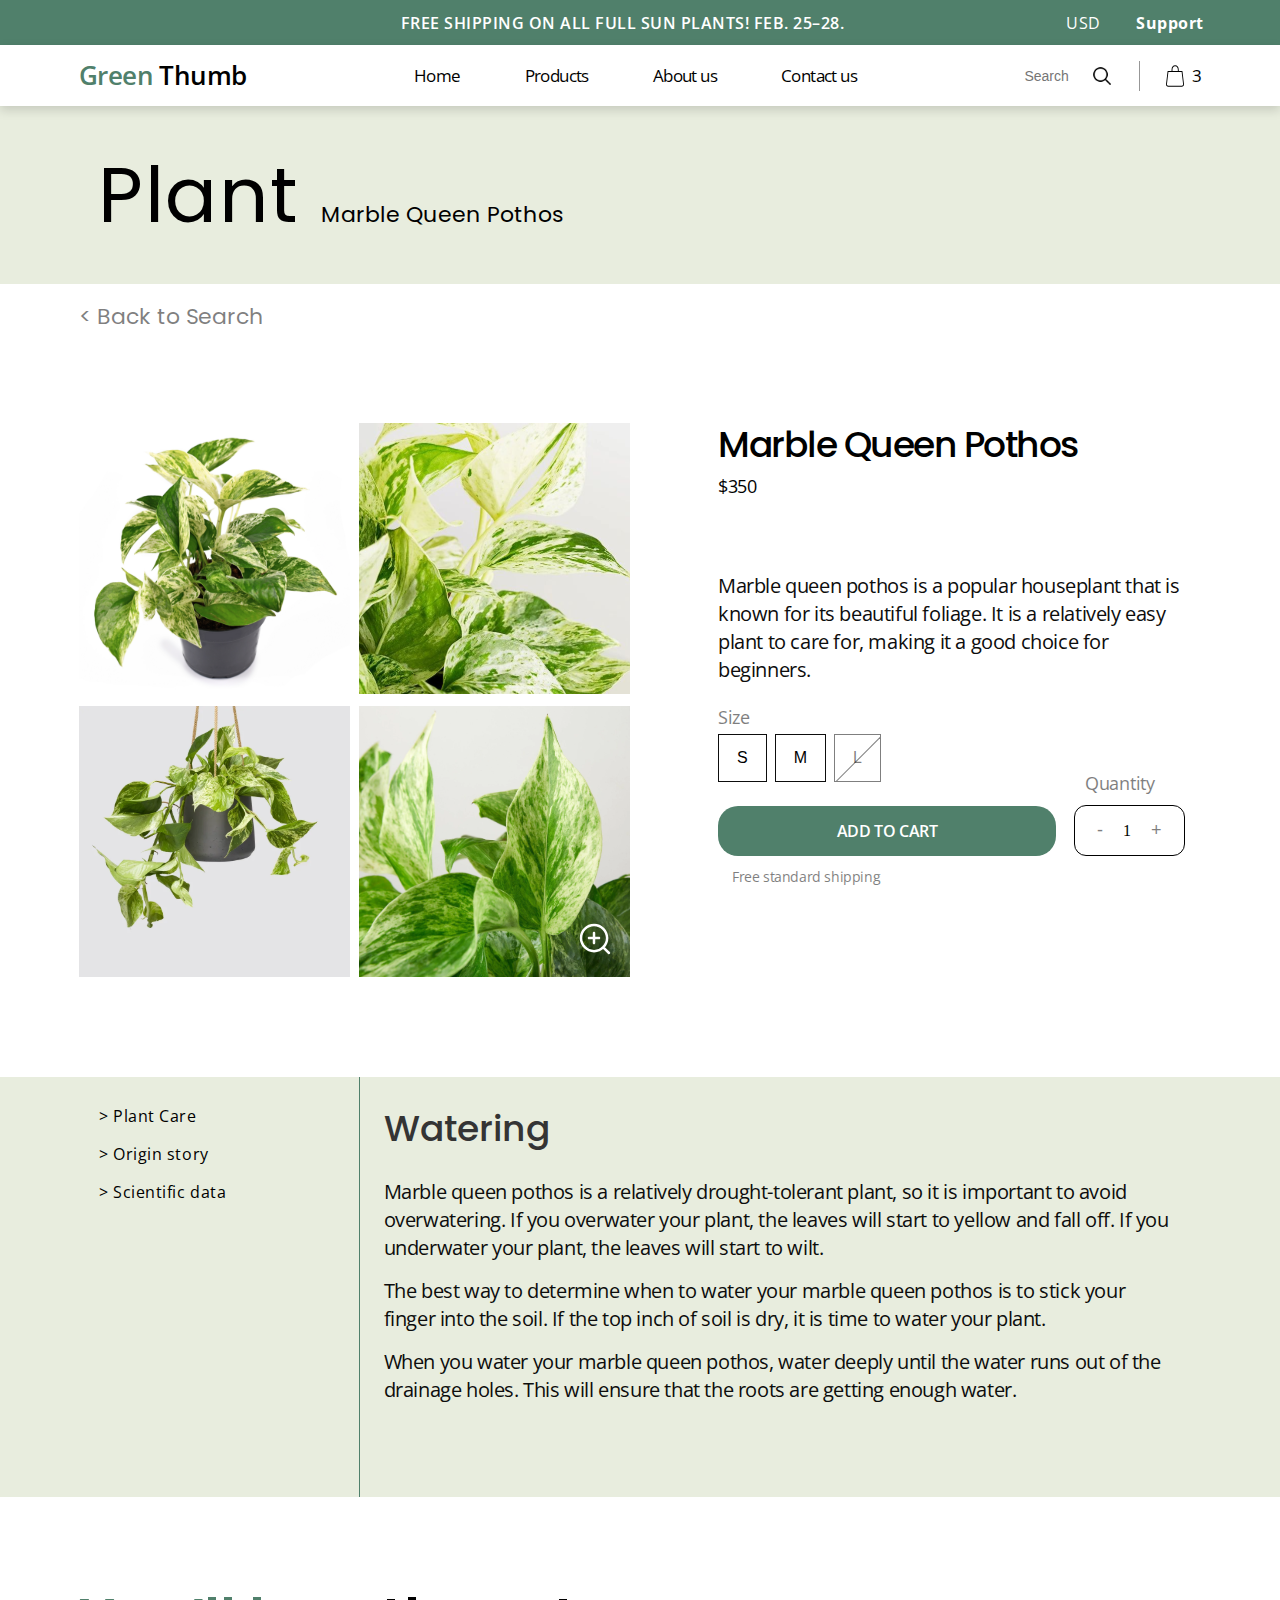
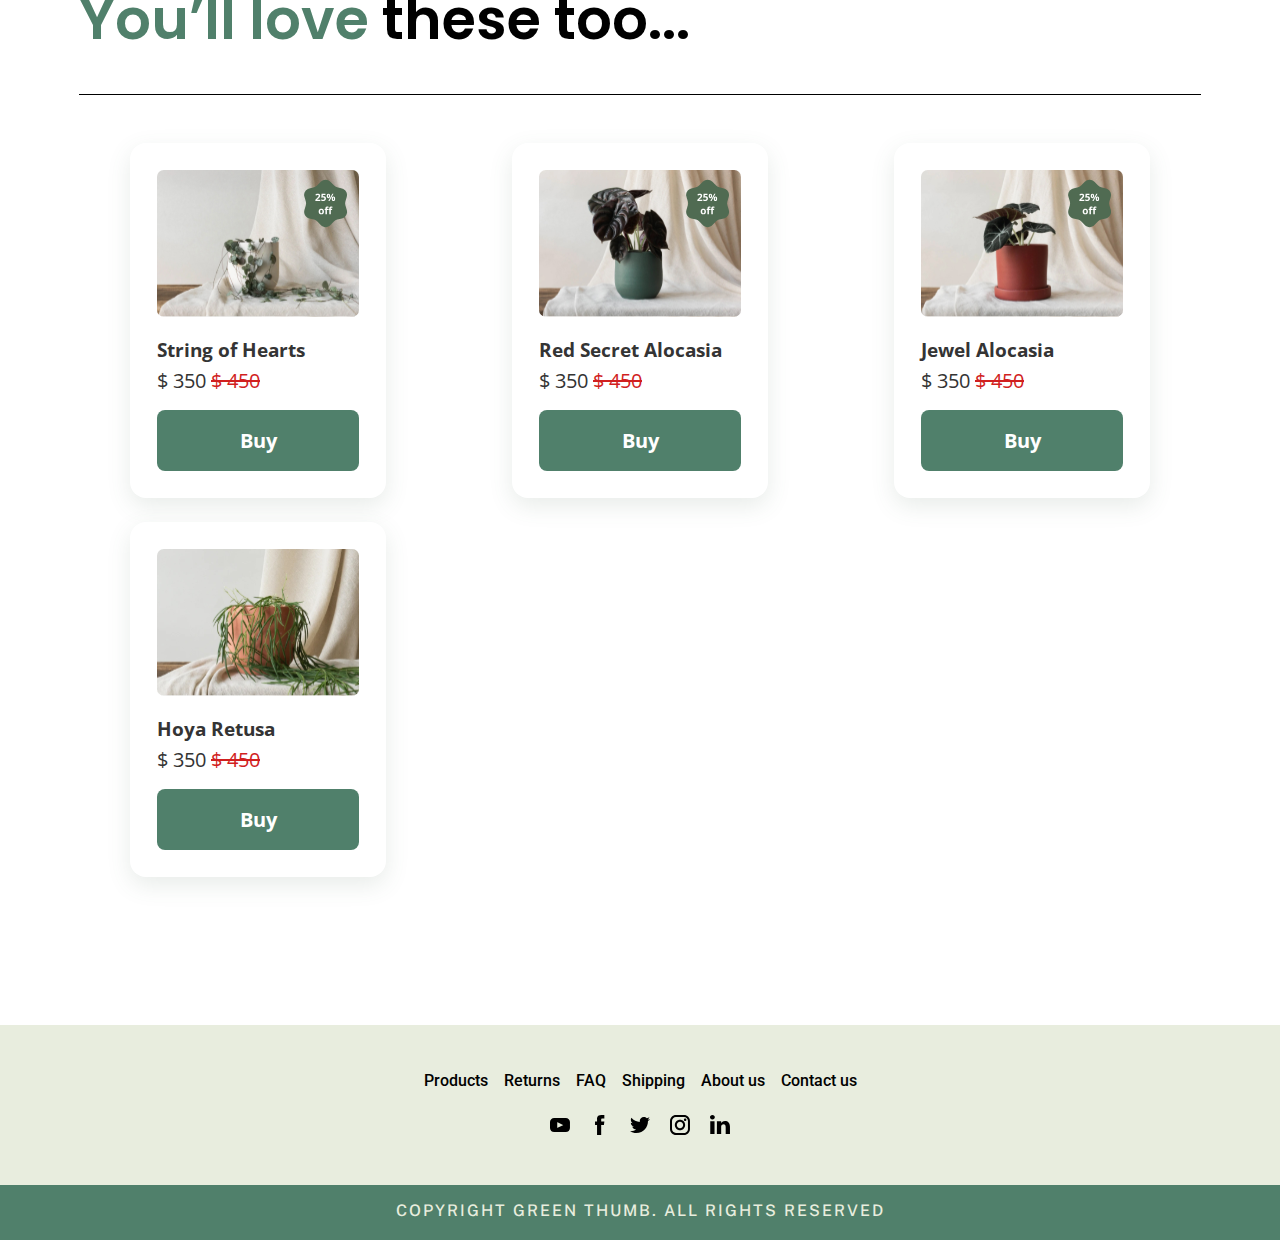
<file: plant.html>
<!DOCTYPE html>
<html lang="en">

<head>
    <meta charset="UTF-8">
    <meta name="viewport" content="width=device-width, initial-scale=1.0">
    <title>Document</title>
    <link rel="preconnect" href="https://fonts.googleapis.com">
    <link rel="preconnect" href="https://fonts.gstatic.com" crossorigin>
    <link
        href="https://fonts.googleapis.com/css2?family=Open+Sans:wght@400;600;700&family=Poppins:wght@400;600&family=Public+Sans:wght@500&family=Roboto:wght@500&display=swap"
        rel="stylesheet">
    <link rel="stylesheet" href="./styles/style.css">

</head>

<body>

    <header>
        <section class="top-block">
            <div class="content-container">
                <div class="top-box">
                    <p>FREE SHIPPING ON ALL FULL SUN PLANTS! FEB. 25–28. </p>
                    <div class="paragraph-block">
                        <p>USD</p>
                        <p>Support</p>
                    </div>
                </div>
            </div>
        </section>
        <section class="bottom-block">
            <div class="content-container">
                <div class="bottom-box">
                    <div class="logo-block">
                        <p><span>Green</span> Thumb</p>
                    </div>
                    <nav>
                        <ul>
                            <li><a href="index.html">Home</a></li>
                            <li><a href="shop.html">Products</a></li>
                            <li><a href="#">About us</a></li>
                            <li><a href="#">Contact us</a></li>
                        </ul>
                    </nav>
                    <div class="right-block">
                        <div class="search-block">
                            <input type="text" placeholder="Search">
                            <button class="search-button">
                                <img src="./media/header/Search.svg" alt="Search Icon">
                            </button>
                        </div>
                        <div class="basket-block">
                            <img src="./media/header/basket.svg" alt="basket">
                            <p>3</p>
                        </div>
                    </div>
                </div>
            </div>
        </section>
    </header>

    <section class="plantKaufen">
        <div class="plant-box">
            <div class="content-container">
                <div class="newPlant">
                    <div>
                        <h1>Plant</h1>
                    </div>
                    <h5>Marble Queen Pothos</h5>
                </div>
            </div>
        </div>
    </section>

    <section class="aboutPlant">
        <div class="plant-box">
            <div class="content-container">
                <div class="back">
                    <a href="javascript:history.back()"> &lt; Back to Search</a>
                </div>
                <div class="plantList">
                    <div class="fotoPlants">
                        <img src="./media/about/22.svg" alt="foto1">
                        <img src="./media/about/23.svg" alt="foto2">
                        <img src="./media/about/24.svg" alt="foto3">
                        <img src="./media/about/25.svg" alt="foto4">
                        <div class="zoom-icon"></div>
                    </div>
                    <div class="basketPlant">
                        <h2>Marble Queen Pothos</h2>
                        <p class="price">$350</p>
                        <p>Marble queen pothos is a popular houseplant that is known for its beautiful foliage. It is a
                            relatively easy plant to care for, making it a good choice for beginners.</p>


                        <div class="choice">
                            <button class="non-crossed-out-btn">S</button>
                            <button class="non-crossed-out-btn">M</button>
                            <button class="diagonal-cross-btn">L</button>
                        </div>

                        <div class="product">
                            <button class="add-to-cart-btn">ADD TO CART</button>
                            <div class="quantity">
                                <button class="quantity-btn minus">-</button>
                                <span class="quantity-value">1</span>
                                <button class="quantity-btn plus">+</button>
                            </div>
                        </div>
                    </div>

                </div>

            </div>
        </div>

    </section>

    <section class="care">
        <div class="plant-box">
            <div class="content-container">
                <div class="boxSidebar">
                    <aside class="sidebar">
                        <ul class="menu">
                            <li class="has-submenu">
                                <a href="#"> > Plant Care</a>
                                <ul class="submenu">
                                    <li><a href="#">Watering</a></li>
                                    <li><a href="#">Sunlight</a></li>
                                    <li><a href="#">Soil & Fertilizing</a></li>
                                    <li><a href="#">Humidity</a></li>
                                    <li><a href="#">Toxicity</a></li>
                                    <li><a href="#">Benefits</a></li>
                                </ul>
                            <li><a href="#"> > Origin story</a></li>
                            <li><a href="#"> > Scientific data</a></li>
                        </ul>
                    </aside>
                    <div class="content">
                        <div class="content-box">
                            <h2>Watering</h2>
                            <p>Marble queen pothos is a relatively drought-tolerant plant, so it is important to avoid
                                overwatering. If you overwater your plant, the leaves will start to yellow and fall off.
                                If you underwater your plant, the leaves will start to wilt.</p>

                            <p>The best way to determine when to water your marble queen pothos is to stick your finger
                                into the soil. If the top inch of soil is dry, it is time to water your plant.</p>

                            <p>When you water your marble queen pothos, water deeply until the water runs out of the
                                drainage holes. This will ensure that the roots are getting enough water.</p>

                        </div>

                    </div>

                </div>

            </div>
        </div>
    </section>

    <section class="Ferntastic_Deals">
        <div class="content-container">
            <div class="dealsName">
                <h2>You’ll love <span>these too...</span></h2>
            </div>

            <div class="aktion_plants">
                <div class="inner_card">
                    <div class="aktion">
                        <img src="./media/ferntastic_deals/aktion1.svg" alt="aktion1">
                        <p class="name_plants">String of Hearts</p>
                        <p class="price">$ 350 <span><s>$ 450</s></span></p>
                        <button type="submit">Buy</button>
                    </div>
                </div>

                <div class="inner_card">
                    <div class="aktion">
                        <img src="./media/ferntastic_deals/aktion2.svg" alt="aktion2">
                        <p class="name_plants">Red Secret Alocasia</p>
                        <p class="price">$ 350 <span><s>$ 450</s></span></p>
                        <button type="submit">Buy</button>
                    </div>
                </div>

                <div class="inner_card">
                    <div class="aktion">
                        <img src="./media/ferntastic_deals/aktion3.svg" alt="aktion3">
                        <p class="name_plants">Jewel Alocasia</p>
                        <p class="price">$ 350 <span><s>$ 450</s></span></p>
                        <button type="submit">Buy</button>
                    </div>
                </div>

                <div class="inner_card">
                    <div class="aktion">
                        <img src="./media/ferntastic_deals/aktion4.svg" alt="aktion4">
                        <p class="name_plants">Hoya Retusa</p>
                        <p class="price">$ 350 <span><s>$ 450</s></span></p>
                        <button type="submit">Buy</button>
                    </div>
                </div>
            </div>
    </section>

    <footer class="footer-top" id="grey-background">
        <div class="footer-top-box"></div>
        <div class="footer_menu">
            <div class="content-container">
                <ul>
                    <li>Products</li>
                    <li>Returns</li>
                    <li>FAQ</li>
                    <li>Shipping</li>
                    <li>About us</li>
                    <li>Contact us</li>
                </ul>

                <div class="social_media">
                    <img src="./media/footer/youtube.svg" alt="youTube">
                    <img src="./media/footer/facebook.svg" alt="facebook">
                    <img src="./media/footer/twitter.svg" alt="twitter">
                    <img src="./media/footer/instagram.svg" alt="instagram">
                    <img src="./media/footer/linkedin.svg" alt="in">
                </div>
            </div>
        </div>
        </div>
    </footer>

    <footer class="footer-bottom">
        <div class="footer-bottom-box">
            <div class="last_container">
                <p>Copyright Green thumb. All Rights Reserved</p>
            </div>
        </div>
    </footer>
    <script src="./script.js"></script>
</body>

</html>
</file>
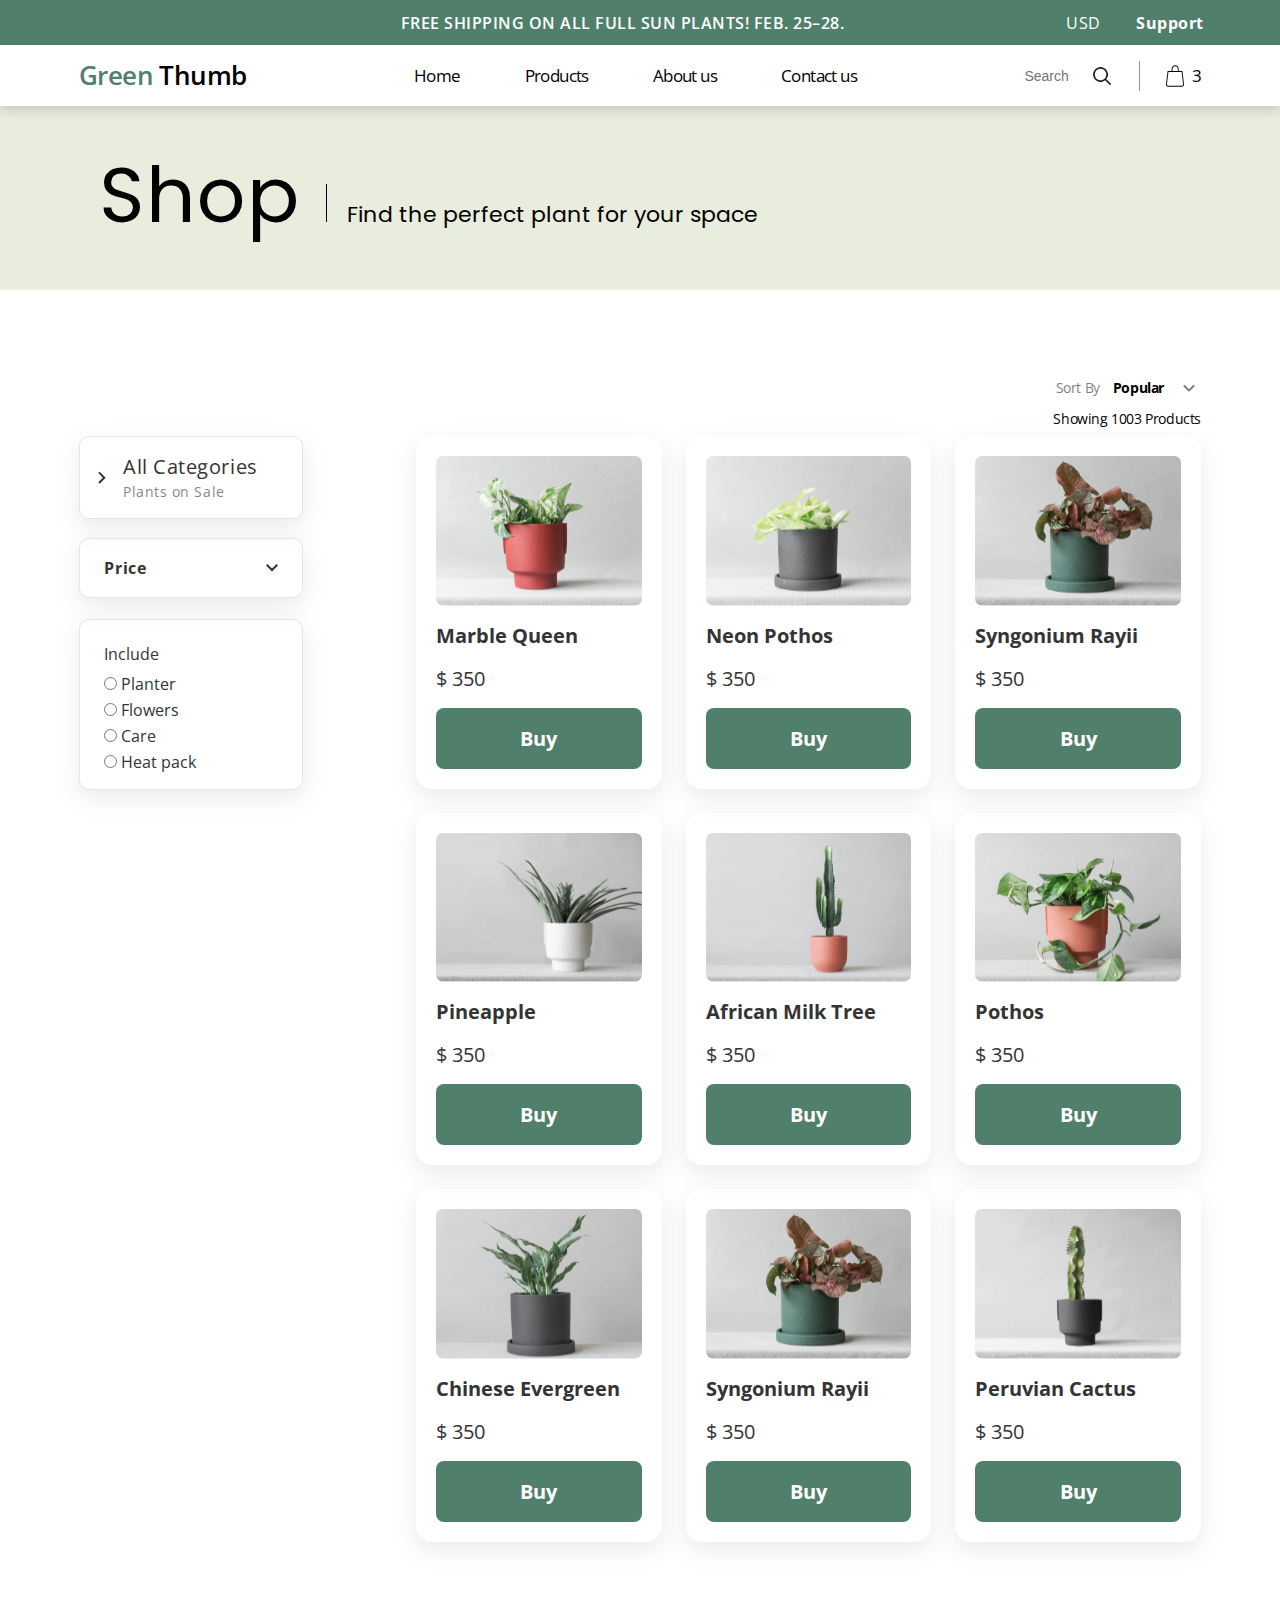
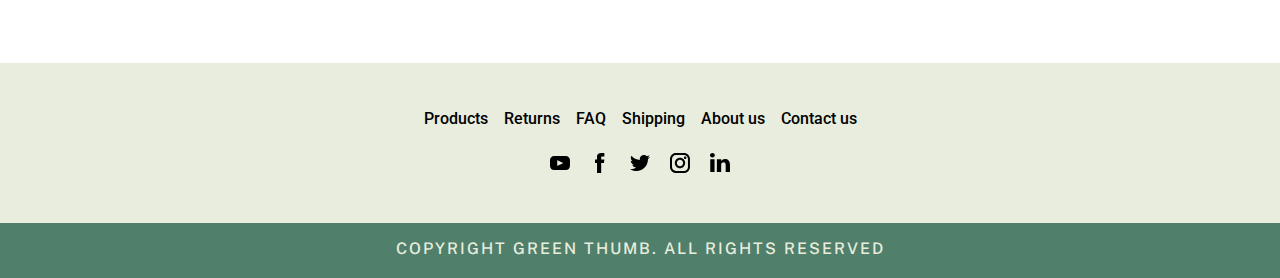
<file: shop.html>
<!DOCTYPE html>
<html lang="en">

<head>
    <meta charset="UTF-8">
    <meta name="viewport" content="width=device-width, initial-scale=1.0">
    <title>Document</title>
    <link rel="stylesheet" href="./styles/style.css">
    <link rel="preconnect" href="https://fonts.googleapis.com">
    <link rel="preconnect" href="https://fonts.gstatic.com" crossorigin>
    <link
        href="https://fonts.googleapis.com/css2?family=Open+Sans:wght@400;600;700&family=Poppins:wght@400;600&family=Public+Sans:wght@500&family=Roboto:wght@500&display=swap"
        rel="stylesheet">
</head>

<body>
    <header>
        <section class="top-block">
            <div class="content-container">
                <div class="top-box">
                    <p>FREE SHIPPING ON ALL FULL SUN PLANTS! FEB. 25–28. </p>
                    <div class="paragraph-block">
                        <p>USD</p>
                        <p>Support</p>
                    </div>
                </div>
            </div>
        </section>
        <section class="bottom-block">
            <div class="content-container">
                <div class="bottom-box">
                    <div class="logo-block">
                        <p><span>Green</span> Thumb</p>
                    </div>
                    <nav>
                        <ul>
                            <li><a href="index.html">Home</a></li>
                            <li><a href="shop.html">Products</a></li>
                            <li><a href="#">About us</a></li>
                            <li><a href="#">Contact us</a></li>
                        </ul>
                    </nav>
                    <div class="right-block">
                        <div class="search-block">
                            <input type="text" placeholder="Search">
                            <button class="search-button">
                                <img src="./media/header/Search.svg" alt="Search Icon">
                            </button>
                        </div>
                        <div class="basket-block">
                            <img src="./media/header/basket.svg" alt="basket">
                            <p>3</p>
                        </div>
                    </div>
                </div>
            </div>
        </section>
    </header>
    <section class="upper-section">
        <div class="upper-block">
            <div class="content-container">
                <div class="upper-box">
                    <h1>Shop</h1>
                    <p>Find the perfect plant for your space</p>
                </div>
            </div>
        </div>
    </section>
    <section class="main-content">
        <div class="content-container">
            <div class="popular-product">
                <div>
                    <p>Sort By</p>
                    <p>Popular</p>
                    <img src="./media/main_shop/Chevron_Down.svg" alt="Chevron_Down">
                </div>
                <p>Showing 1003 Products</p>
            </div>
            <div class="main-block">
                <div class="sidebar">
                    <div class="all-categories">
                        <div class="menu-categories" id="allCategories"
                            onclick="toggleMenu('blockMenu', this.querySelector('img'))">
                            <img src="./media/main_shop/right.svg" alt="right" id="img-categories">
                            <div>
                                <p>All Categories</p>
                                <p>Plants on Sale</p>
                            </div>
                        </div>
                        <div class="block-menu" id="blockMenu">
                            <div class="menu-indoor" id="indoorPlants">
                                <div class="indoor-box"
                                    onclick="toggleMenu('indoorPlantsSubMenu', this.querySelector('img'))">
                                    <img src="./media/main_shop/right.svg" alt="right" id="img-indoor">
                                    <p>Indoor Plants</p>
                                </div>
                                <ul id="indoorPlantsSubMenu">
                                    <li>Alocasia</li>
                                    <li>Hoya</li>
                                    <li>Sansevieria</li>
                                    <li>Syngonium</li>
                                    <li>
                                        <div>
                                            <p>Show more</p>
                                            <img src="./media/main_shop/down.svg" alt="down">
                                        </div>
                                    </li>
                                </ul>
                            </div>
                            <div class="menu-outdoor" id="outdoorPlants">
                                <img src="./media/main_shop/right.svg" alt="right">
                                <p>Outdoor plants</p>
                            </div>

                            <div class="menu-sun" id="sunPlants">
                                <img src="./media/main_shop/right.svg" alt="right">
                                <p>Sun requirements</p>
                            </div>
                        </div>
                    </div>
                    <div class="price">
                        <p>Price</p>
                        <img src="./media/main_shop/down.svg" alt="down">
                    </div>
                    <div class="include">
                        <p>Include</p>
                        <div class="radio-container">
                            <input type="radio" id="planter" name="category" class="green-radio">
                            <label for="planter">Planter</label>
                        </div>

                        <div class="radio-container">
                            <input type="radio" id="flowers" name="category">
                            <label for="flowers">Flowers</label>
                        </div>

                        <div class="radio-container">
                            <input type="radio" id="care" name="category">
                            <label for="care">Care</label>
                        </div>

                        <div class="radio-container">
                            <input type="radio" id="heat-pack" name="category">
                            <label for="heat-pack">Heat pack</label>
                        </div>
                    </div>
                </div>
                <div class="products-card">
                    <div>
                        <img src="./media/main_shop/marble.svg" alt="marble">
                        <p>Marble Queen</p>
                        <p>$ 350</p>
                        <button type="button" onclick="window.location.href='plant.html'">Buy</button>
                    </div>
                    <div>
                        <img src="./media/main_shop/neon.svg" alt="neon">
                        <p>Neon Pothos</p>
                        <p>$ 350</p>
                        <button type="submit">Buy</button>
                    </div>
                    <div>
                        <img src="./media/main_shop/rayii.svg" alt="rayii">
                        <p>Syngonium Rayii</p>
                        <p>$ 350</p>
                        <button type="submit">Buy</button>
                    </div>
                    <div>
                        <img src="./media/main_shop/pineapple.svg" alt="pineapple">
                        <p>Pineapple</p>
                        <p>$ 350</p>
                        <button type="submit">Buy</button>
                    </div>
                    <div>
                        <img src="./media/main_shop/african_tree.svg" alt="african_tree">
                        <p>African Milk Tree</p>
                        <p>$ 350</p>
                        <button type="submit">Buy</button>
                    </div>
                    <div>
                        <img src="./media/main_shop/pothos.svg" alt="pothos">
                        <p>Pothos</p>
                        <p>$ 350</p>
                        <button type="submit">Buy</button>
                    </div>
                    <div>
                        <img src="./media/main_shop/chinese.svg" alt="chinese">
                        <p>Chinese Evergreen</p>
                        <p>$ 350</p>
                        <button type="submit">Buy</button>
                    </div>
                    <div>
                        <img src="./media/main_shop/rayii2.svg" alt="rayii2">
                        <p>Syngonium Rayii</p>
                        <p>$ 350</p>
                        <button type="submit">Buy</button>
                    </div>
                    <div>
                        <img src="./media/main_shop/cactus.svg" alt="card6">
                        <p>Peruvian Cactus</p>
                        <p>$ 350</p>
                        <button type="submit">Buy</button>
                    </div>
                </div>
            </div>
        </div>
    </section>
    <footer class="footer-top" id="grey-background">
        <div class="footer-top-box">
            <div class="content-container">
                <div class="footer_menu">
                    <ul>
                        <li>Products</li>
                        <li>Returns</li>
                        <li>FAQ</li>
                        <li>Shipping</li>
                        <li>About us</li>
                        <li>Contact us</li>
                    </ul>

                    <div class="social_media">
                        <img src="./media/footer/youtube.svg" alt="youTube">
                        <img src="./media/footer/facebook.svg" alt="facebook">
                        <img src="./media/footer/twitter.svg" alt="twitter">
                        <img src="./media/footer/instagram.svg" alt="instagram">
                        <img src="./media/footer/linkedin.svg" alt="in">
                    </div>
                </div>
            </div>
        </div>
    </footer>

    <footer class="footer-bottom">
        <div class="footer-bottom-box">
            <div class="last_container">
                <p>Copyright Green thumb. All Rights Reserved</p>
            </div>
        </div>
    </footer>
    <script src="./shop.js"></script>
</body>

</html>
</file>
<file: styles/style.css>
* {
  margin: 0;
  padding: 0;
  box-sizing: border-box;
  font-style: normal;
  line-height: normal;
}

header .top-block {
  background-color: #50806b;
}

header .top-block .top-box {
  max-width: min(90%, 1260px);
  padding: 0 15px;
  margin: 0 auto;
  height: 45px;
  display: flex;
  justify-content: end;
  align-items: center;
}

@media screen and (max-width: 480px) {
  header .top-block .top-box {
    max-width: min(99%, 480px);
    padding: 0 10px;
  }
}

header .top-block .top-box p,
header .top-block .top-box .paragraph-block {
  color: #ffffff;
  font-family: "Open Sans";
  font-size: clamp(11px, 2vw, 16px);
  letter-spacing: 0.5px;
  cursor: pointer;
  gap: 23px;
}

header .top-block .top-box p {
  font-weight: 600;
  flex: 1 content;
  text-align: center;
  padding-left: 10%;
}

@media screen and (max-width: 480px) {
  header .top-block .top-box p {
    padding-left: 0;
    padding-right: 2%;
  }
}

header .top-block .top-box .paragraph-block {
  display: flex;
  padding-right: 2%;
}

header .top-block .top-box .paragraph-block p:first-child {
  font-weight: 400;
}

header .top-block .top-box .paragraph-block p:last-child {
  font-weight: 700;
}

.bottom-block {
  box-shadow: 0px 4px 10px 0px rgba(0, 0, 0, 0.15);
  position: relative;
}

.bottom-block .bottom-box {
  max-width: min(90%, 1260px);
  padding: 0 15px;
  margin: 0 auto;
  height: 61px;
  display: flex;
  justify-content: space-between;
  align-items: center;
  letter-spacing: -0.6px;
  font-family: "Open Sans";
}

@media screen and (max-width: 480px) {
  .bottom-block .bottom-box {
    max-width: min(99%, 480px);
    padding: 0 10px;
  }
}

.bottom-block .bottom-box .logo-block {
  font-size: clamp(18px, 2vw, 26px);
  font-weight: 600;
  color: #000000;
}

.bottom-block .bottom-box .logo-block span {
  color: #50806b;
}

.bottom-block .bottom-box nav {
  color: #000000;
  font-size: clamp(14px, 2vw, 17px);
  font-weight: 400;
}

.bottom-block .bottom-box nav ul {
  display: flex;
  justify-content: space-between;
  gap: clamp(1rem, 5vw, 6rem);
  list-style: none;
  white-space: nowrap;
}

.bottom-block .bottom-box nav ul a {
  text-decoration: none;
  color: #000000;
}

.bottom-block .bottom-box nav ul :hover {
  color: #50806b;
}

@media (max-width: 780px) {
  .bottom-block .bottom-box nav ul {
    flex-direction: column;
    align-items: start;
    gap: 1rem;
    position: absolute;
    left: 3%;
    top: 121%;
    z-index: 1;
  }
}

@media (max-width: 480px) {
  .bottom-block .bottom-box nav ul {
    left: 1.5%;
    font-size: 12px;
  }
}

.bottom-block .bottom-box .right-block {
  display: flex;
  justify-content: space-between;
}

.bottom-block .bottom-box .right-block .search-block {
  display: flex;
  align-items: center;
}

.bottom-block .bottom-box .right-block .search-block input {
  border: none;
  max-width: 67px;
  color: #979797;
  font-size: clamp(14px, 1vw, 17px);
  font-weight: 400;
}

.bottom-block .bottom-box .right-block .search-block button {
  max-width: 22px;
  height: 22px;
  border: none;
  background: #ffffff;
  cursor: pointer;
}

.bottom-block .bottom-box .right-block .search-block::after {
  content: "";
  display: inline-block;
  width: 1px;
  height: 30px;
  background-color: #979797;
  margin: 0 clamp(10px, 2vw, 26px);
}

.bottom-block .bottom-box .right-block .basket-block {
  display: flex;
  align-items: center;
  gap: 7px;
  color: #000000;
  font-size: 17px;
  font-weight: 400;
  cursor: pointer;
}

@media (max-width: 480px) {
  .bottom-block .bottom-box .right-block .basket-block {
    font-size: 14px;
  }
}

@media (max-width: 480px) {
  .bottom-block .bottom-box .right-block .basket-block img {
    height: 17px;
  }
}

main {
  height: 740px;
  background-color: #50806b;
  margin-bottom: 111px;
}

@media (max-width: 480px) {
  main {
    height: 550px;
    margin-bottom: 30px;
  }
}

main .background {
  min-height: 690px;
  width: 100%;
  margin: 0;
  background-image: url("../media/background.jpg");
  background-size: cover;
  background-position: center;
  background-repeat: no-repeat;
  display: flex;
  justify-content: center;
  align-items: center;
}

@media (max-width: 480px) {
  main .background {
    height: 500px;
  }
}

main .background .text-block {
  max-width: min(55%, 570px);
  background: rgba(80, 128, 107, 0.2);
  -webkit-backdrop-filter: blur(20px);
  backdrop-filter: blur(20px);
  height: 690px;
  display: flex;
  flex-direction: column;
  align-items: center;
  justify-content: center;
  color: #000000;
  text-align: center;
  font-family: "Poppins";
}

@media (max-width: 480px) {
  main .background .text-block {
    height: 500px;
  }
}

main .background .text-block h1 {
  font-size: clamp(42px, 10vw, 80px);
  font-weight: 600;
  line-height: 80px;
  letter-spacing: 2.4px;
  margin-bottom: 50px;
  padding: 0 36px;
}

@media (max-width: 480px) {
  main .background .text-block h1 {
    letter-spacing: 0.5px;
    line-height: 40px;
    font-size: 34px;
    padding: 0 10px;
  }
}

main .background .text-block p {
  max-width: min(90%, 420px);
  font-size: clamp(16px, 3vw, 22px);
  font-weight: 400;
  margin-bottom: 60px;
}

main .background .text-block button {
  padding: clamp(12px, 2vw, 24px) clamp(28px, 4vw, 56px);
  color: #000000;
  text-align: center;
  font-family: "Open Sans";
  font-size: clamp(16px, 2vw, 22px);
  font-weight: 600;
  line-height: 22px;
  letter-spacing: -0.4px;
  text-transform: uppercase;
  border-radius: 20px;
  background: #ffffff;
  border: none;
  cursor: pointer;
}

main .background .text-block button:hover {
  box-shadow: 0px 4px 20px rgba(64, 104, 86, 0.4);
}

@media (max-width: 480px) {
  main .background .text-block button {
    padding: 10px 26px;
    font-size: 12px;
  }
}

@media (max-width: 480px) {
  main .background {
    min-height: 500px;
  }
}

.catagory {
  margin: 0 auto;
  max-width: min(90%, 1260px);
  padding: 0 15px;
  margin: 0 auto;
}

@media screen and (max-width: 480px) {
  .catagory {
    max-width: min(99%, 480px);
    padding: 0 10px;
  }
}

.catagory .title-catagory-block {
  height: 131px;
  border-bottom: 1px solid #000000;
  display: flex;
  align-items: center;
}

@media (max-width: 480px) {
  .catagory .title-catagory-block {
    height: 90px;
  }
}

.catagory .title-catagory-block h2 {
  color: #000000;
  font-family: "Poppins";
  font-size: clamp(38px, 5vw, 56px);
  font-weight: 600;
  line-height: 120%;
}

@media (max-width: 480px) {
  .catagory .title-catagory-block h2 {
    font-size: 28px;
  }
}

.catagory .title-catagory-block h2 span {
  color: #50806b;
}

.catagory .img-catagory-block {
  display: grid;
  grid-template-columns: repeat(auto-fit, minmax(min(100%, 180px), 1fr));
  gap: 22px 22px;
  margin-bottom: 149.5px;
  margin-top: 52px;
}

@media (max-width: 480px) {
  .catagory .img-catagory-block {
    margin-bottom: 70px;
  }
}

.catagory .img-catagory-block img {
  width: 100%;
}

.catagory .img-catagory-block div {
  display: flex;
  flex-direction: column;
  align-items: center;
  cursor: pointer;
}

.catagory .img-catagory-block div h3 {
  color: #343434;
  font-family: "Open Sans";
  font-size: 16px;
  font-weight: 700;
  letter-spacing: 3.2px;
}

.selling {
  max-width: min(90%, 1260px);
  padding: 0 15px;
  margin: 0 auto;
}

@media screen and (max-width: 480px) {
  .selling {
    max-width: min(99%, 480px);
    padding: 0 10px;
  }
}

.selling .title-selling-block {
  height: 131px;
  border-bottom: 1px solid #000000;
  display: flex;
  justify-content: space-between;
  align-items: center;
  margin: auto;
}

@media (max-width: 480px) {
  .selling .title-selling-block {
    height: 90px;
  }
}

.selling .title-selling-block h2 {
  color: #000000;
  font-family: "Poppins";
  font-size: clamp(38px, 5vw, 56px);
  font-weight: 600;
  line-height: 120%;
}

@media (max-width: 480px) {
  .selling .title-selling-block h2 {
    font-size: 28px;
  }
}

.selling .title-selling-block h2 span {
  color: #50806b;
}

.selling .title-selling-block p {
  color: #000000;
  font-family: "Poppins";
  font-size: clamp(18px, 5vw, 30px);
  font-weight: 400;
  line-height: 21.7px;
  text-transform: uppercase;
  cursor: pointer;
}

.selling .img-selling-block {
  display: grid;
  grid-template-columns: repeat(auto-fit, minmax(min(100%, 384px), 1fr));
  gap: 24px 24px;
  margin-bottom: 149.5px;
  margin-top: 70px;
}

@media (max-width: 480px) {
  .selling .img-selling-block {
    margin-bottom: 70px;
  }
}

.selling .img-selling-block div {
  max-width: 384px;
  display: flex;
  flex-direction: column;
  align-items: center;
  padding: 20px;
  border-radius: 16px;
  gap: 16px;
  box-shadow: 0px 8px 23px 0px rgba(80, 107, 82, 0.13);
  margin: auto;
}

@media (max-width: 480px) {
  .selling .img-selling-block div {
    padding: 5px;
  }
}

.selling .img-selling-block div img {
  width: 100%;
  height: auto;
}

.selling .img-selling-block div button {
  width: 100%;
  padding: 17px 0;
  border-radius: 8px;
  background: #50806b;
  box-shadow: 2 0px 8px 23px 0px rgba(80, 107, 82, 0.13);
  border: none;
  color: #ffffff;
  font-family: "Open Sans";
  font-size: clamp(12px, 3vw, 20px);
  font-weight: 700;
  white-space: nowrap;
  cursor: pointer;
}

.selling .img-selling-block div button:hover {
  background: #406856;
  box-shadow: 2px 2px 8px 5px rgba(80, 107, 82, 0.25);
}

.Hottest_Plants {
  background: #e8edde;
  width: 100%;
}

.Hottest_Plants .hottest-block {
  max-width: min(90%, 1260px);
  padding: 0 15px;
  margin: 0 auto;
  height: 100%;
}

@media screen and (max-width: 480px) {
  .Hottest_Plants .hottest-block {
    max-width: min(99%, 480px);
    padding: 0 10px;
  }
}

.Hottest_Plants .hottest-block .shop_all {
  display: flex;
  justify-content: space-between;
  align-items: center;
  padding-top: 19px;
  margin-bottom: 50px;
  border-bottom: 1px solid #000;
  padding-bottom: 32px;
}

@media (max-width: 480px) {
  .Hottest_Plants .hottest-block .shop_all {
    padding-bottom: 25px;
  }
}

.Hottest_Plants .hottest-block .shop_all h2 {
  color: #50806b;
  font-family: "Poppins";
  font-size: clamp(28px, 6vw, 56px);
  font-style: normal;
  font-weight: 600;
  line-height: 120%;
}

@media (max-width: 480px) {
  .Hottest_Plants .hottest-block .shop_all h2 {
    font-size: 28px;
  }
}

.Hottest_Plants .hottest-block .shop_all span {
  color: #000000;
}

.Hottest_Plants .hottest-block .shop_all a {
  color: #000000;
  font-family: "Poppins";
  font-size: clamp(18px, 5vw, 30px);
  font-style: normal;
  font-weight: 400;
  line-height: 21.7px;
  text-transform: uppercase;
  text-decoration: none;
  white-space: nowrap;
}

.Hottest_Plants .hottest-block .cards_plants {
  display: grid;
  grid-template-columns: repeat(auto-fit, minmax(min(100%, 282px), 1fr));
  gap: 24px 24px;
  padding-bottom: 100px;
}

.Hottest_Plants .hottest-block .cards_plants .inner_card {
  background: #ffffff;
  border-radius: 16px;
  box-shadow: 0px 8px 23px 0px rgba(80, 107, 82, 0.13);
  padding: 2%;
  margin: 0 auto;
}

.Hottest_Plants .hottest-block .cards_plants .inner_card .card {
  max-width: 242px;
  padding: 20px;
}

.Hottest_Plants .hottest-block .cards_plants .inner_card .card img {
  width: 100%;
  height: auto;
}

.Hottest_Plants .hottest-block .cards_plants .inner_card .card .name_plants {
  color: #343434;
  font-family: "Open Sans";
  font-size: 20px;
  font-style: normal;
  font-weight: 700;
  line-height: normal;
  margin-bottom: 4px;
  margin-top: 1rem;
}

.Hottest_Plants .hottest-block .cards_plants .inner_card .card .price {
  color: #343434;
  font-family: "Open Sans";
  font-size: 20px;
  font-style: normal;
  font-weight: 400;
  line-height: normal;
  margin-bottom: 1rem;
}

.Hottest_Plants .hottest-block .cards_plants .inner_card .card button {
  width: 100%;
  padding: 17px 0;
  border-radius: 8px;
  background: #50806b;
  box-shadow: 2 0px 8px 23px 0px rgba(80, 107, 82, 0.13);
  border: none;
  color: #ffffff;
  font-family: "Open Sans";
  font-size: clamp(12px, 3vw, 20px);
  font-weight: 700;
  white-space: nowrap;
  cursor: pointer;
}

.Hottest_Plants .hottest-block .cards_plants .inner_card .card button:hover {
  background: #406856;
  box-shadow: 2px 2px 8px 5px rgba(80, 107, 82, 0.25);
}

.Ferntastic_Deals {
  background: #ffffff;
  width: 100%;
  max-width: min(90%, 1260px);
  padding: 0 15px;
  margin: 0 auto;
  height: 100%;
}

@media screen and (max-width: 480px) {
  .Ferntastic_Deals {
    max-width: min(99%, 480px);
    padding: 0 10px;
  }
}

.Ferntastic_Deals .dealsName {
  border-bottom: 1px solid #000;
}

.Ferntastic_Deals .dealsName h2 {
  color: #50806b;
  font-family: "Poppins";
  font-size: clamp(38px, 6vw, 56px);
  font-style: normal;
  font-weight: 600;
  line-height: 120%;
  padding-top: 80px;
  padding-bottom: 32px;
}

@media (max-width: 480px) {
  .Ferntastic_Deals .dealsName h2 {
    font-size: 28px;
    padding-top: 30px;
  }
}

.Ferntastic_Deals .dealsName span {
  color: #000000;
}

.Ferntastic_Deals .aktion_plants {
  display: grid;
  grid-template-columns: repeat(auto-fit, minmax(min(100%, 282px), 1fr));
  gap: 24px 24px;
  padding-bottom: 147.5px;
  margin-top: 48px;
}

@media (max-width: 480px) {
  .Ferntastic_Deals .aktion_plants {
    padding-bottom: 70px;
  }
}

.Ferntastic_Deals .aktion_plants .inner_card {
  background: #ffffff;
  border-radius: 16px;
  box-shadow: 0px 8px 23px 0px rgba(80, 107, 82, 0.13);
  padding: 2%;
  margin: 0 auto;
}

.Ferntastic_Deals .aktion_plants .inner_card .aktion {
  max-width: 242px;
  padding: 20px;
}

.Ferntastic_Deals .aktion_plants .inner_card .aktion img {
  width: 100%;
  height: auto;
}

.Ferntastic_Deals .aktion_plants .inner_card .aktion .name_plants {
  color: #343434;
  font-family: "Open Sans";
  font-size: 19px;
  font-style: normal;
  font-weight: 700;
  line-height: normal;
  margin-bottom: 4px;
  margin-top: 1rem;
}

.Ferntastic_Deals .aktion_plants .inner_card .aktion .price {
  color: #343434;
  font-family: "Open Sans";
  font-size: 20px;
  font-style: normal;
  font-weight: 400;
  line-height: normal;
  margin-bottom: 1rem;
}

.Ferntastic_Deals .aktion_plants .inner_card .aktion span {
  color: #d11f1f;
}

.Ferntastic_Deals .aktion_plants .inner_card .aktion button {
  width: 100%;
  padding: 17px 0;
  border-radius: 8px;
  background: #50806b;
  box-shadow: 2 0px 8px 23px 0px rgba(80, 107, 82, 0.13);
  border: none;
  color: #ffffff;
  font-family: "Open Sans";
  font-size: clamp(12px, 3vw, 20px);
  font-weight: 700;
  white-space: nowrap;
  cursor: pointer;
}

.Ferntastic_Deals .aktion_plants .inner_card .aktion button:hover {
  background: #406856;
  box-shadow: 2px 2px 8px 5px rgba(80, 107, 82, 0.25);
}

.Testimonials {
  background: #e8edde;
  width: 100%;
}

.Testimonials .testomonials-block {
  max-width: min(90%, 1260px);
  padding: 0 15px;
  margin: 0 auto;
  height: 100%;
}

@media screen and (max-width: 480px) {
  .Testimonials .testomonials-block {
    max-width: min(99%, 480px);
    padding: 0 10px;
  }
}

.Testimonials .testomonials-block .lastBox {
  padding-top: 83.5px;
}

@media (max-width: 480px) {
  .Testimonials .testomonials-block .lastBox {
    padding-top: 38px;
  }
}

.Testimonials .testomonials-block .lastBox h3 {
  text-align: center;
  color: #000000;
  font-family: "Poppins";
  font-size: clamp(38px, 6vw, 56px);
  font-style: normal;
  font-weight: 500;
  line-height: 62px;
  letter-spacing: -2.4px;
  padding-bottom: 15px;
}

.Testimonials .testomonials-block .lastBox p {
  text-align: center;
  color: #000000;
  font-family: "Open Sans";
  font-size: 18px;
  font-style: normal;
  font-weight: 600;
  line-height: 27.6px;
  letter-spacing: 0.1px;
  margin-bottom: 26.5px;
}

.Testimonials .testomonials-block .comments {
  display: grid;
  grid-template-columns: repeat(auto-fit, minmax(min(100%, 340px), 1fr));
  gap: 30px 30px;
  padding: 0 25px 90px 25px;
  cursor: pointer;
}

.Testimonials .testomonials-block .comments .inner_card {
  background: #ffffff;
  border-radius: 6px;
  box-shadow: 0px 4px 24px 0px rgba(139, 167, 178, 0.16);
}

.Testimonials .testomonials-block .comments .inner_card .comment {
  padding: 32px 30px 26px 30px;
  display: flex;
  flex-direction: column;
  justify-content: center;
  align-items: center;
}

.Testimonials .testomonials-block .comments .inner_card .comment img {
  min-width: 82px;
}

.Testimonials .testomonials-block .comments .inner_card .text {
  color: #1d293f;
  text-align: center;
  font-family: "Poppins";
  font-size: 22px;
  font-style: normal;
  font-weight: 500;
  line-height: 28.8px;
}

.Testimonials .testomonials-block .comments .inner_card .firstName {
  color: #7c8087;
  text-align: center;
  font-family: "Poppins";
  font-size: 18px;
  font-style: normal;
  font-weight: 400;
  line-height: normal;
}

.footer-top {
  background: #ffffff;
  width: 100%;
}

.footer-top .footer_menu {
  max-width: min(90%, 1260px);
  padding: 0 15px;
  margin: 0 auto;
  padding: 48px 80px;
  max-width: 1240px;
  cursor: pointer;
}

@media screen and (max-width: 480px) {
  .footer-top .footer_menu {
    max-width: min(99%, 480px);
    padding: 30px 10px;
  }
}

.footer-top .footer_menu ul {
  list-style: none;
  display: flex;
  justify-content: center;
  align-items: center;
  gap: 16px;
}

@media (max-width: 480px) {
  .footer-top .footer_menu ul {
    flex-wrap: wrap;
  }
}

.footer-top .footer_menu ul li {
  color: #000000;
  font-family: "Roboto", sans-serif;
  font-size: clamp(12px, 2vw, 16px);
  font-style: normal;
  font-weight: 500;
  line-height: 100%;
  white-space: nowrap;
}

.footer-top .footer_menu .social_media {
  display: flex;
  justify-content: center;
  align-items: center;
  gap: 16px;
  padding-top: 24px;
  cursor: pointer;
}

#grey-background {
  background: #e8edde;
}

.footer-bottom {
  background: #50806b;
  width: 100%;
  min-height: 55px;
}

.footer-bottom .last_container {
  color: #e8edde;
  text-align: center;
  font-family: "Public Sans", sans-serif;
  font-size: clamp(11px, 2vw, 16px);
  font-style: normal;
  font-weight: 500;
  line-height: normal;
  letter-spacing: 2px;
  text-transform: uppercase;
  padding-top: 16px;
}

.plantKaufen {
  background: #e8edde;
}

.plantKaufen .plant-box {
  max-width: min(90%, 1260px);
  padding: 0 15px;
  margin: 0 auto;
}

/* @media screen and (max-width: 480px) {
  .plantKaufen .plant-box {}
  } */

.upper-section {
  background-color: #e8edde;
}

.upper-section .upper-block {
  max-width: min(90%, 1260px);
  padding: 0 15px;
  margin: 0 auto;
  display: flex;
  align-items: center;
  height: 184px;
}

@media screen and (max-width: 480px) {
  .upper-section .upper-block {
    max-width: min(99%, 480px);
    padding: 0 10px;
  }
}

.plantKaufen .plant-box .newPlant {
  display: flex;
  justify-content: start;
  align-items: baseline;
}

@media screen and (max-width: 780px) {
  .plantKaufen .plant-box .newPlant {
    padding-right: 15%;
  }
}

.plantKaufen .plant-box .newPlant div {
  margin-left: 19px;
  display: flex;
  justify-content: center;
  align-items: center;
}

@media screen and (max-width: 780px) {
  .plantKaufen .plant-box .newPlant div {
    padding-left: 25%;
    padding-right: 3%;
  }
}

@media screen and (max-width: 480px) {
  .plantKaufen .plant-box .newPlant div {
    flex-direction: column;
    justify-content: end;
    padding-right: 10%;
  }
}

.plantKaufen .plant-box .newPlant div h1 {
  color: #000000;
  font-size: clamp(40px, 6vw, 80px);
  font-family: "Poppins";
  line-height: 80px;
  letter-spacing: 1.6px;
  padding-top: 49px;
  padding-bottom: 49px;
  font-style: normal;
  font-weight: 400;
}

/* .plantKaufen .plant-box .newPlant div h1::after {
} */
.upper-section .upper-block .upper-box {
  width: 100%;
  height: 86px;
  display: flex;
  align-items: baseline;
  justify-content: flex-start;
  color: #000000;
  font-family: "Poppins";
  gap: 20px;
  padding-left: 20px;
}

@media screen and (max-width: 780px) {
  .upper-section .upper-block .upper-box {
    padding-left: 20%;
  }
}

.upper-section .upper-block .upper-box h1 {
  font-size: clamp(40px, 6vw, 80px);
  line-height: 80px;
  letter-spacing: 1.6px;
  font-family: "Poppins";
  font-weight: 400;
}

.upper-section .upper-block .upper-box h1::after {
  content: "";
  display: inline-block;
  width: 1px;
  height: clamp(26px, 3vw, 40px);
  background-color: #000000;
  margin-left: clamp(10px, 2vw, 35px);
}

@media screen and (max-width: 615px) {
  .plantKaufen .plant-box .newPlant div h1::after {
    display: none;
  }
}

.plantKaufen .plant-box .newPlant h5 {
  color: #000000;
  font-family: "Poppins";
  font-size: clamp(15px, 2vw, 22px);
  line-height: normal;
  padding-left: 21px;
  font-weight: 400;
}

.aboutPlant {
  background: #ffffff;
  width: 100%;
}

.aboutPlant .plant-box {
  max-width: min(90%, 1260px);
  padding: 0 15px;
  margin: 0 auto;
}

@media screen and (max-width: 480px) {
  .aboutPlant .plant-box {
    font-weight: 400;
  }
}

@media screen and (max-width: 790px) {
  .upper-section .upper-block .upper-box h1::after {
    display: none;
  }
}

.upper-section .upper-block .upper-box p {
  font-size: clamp(14px, 4vw, 22px);
}

.main-content {
  max-width: min(90%, 1260px);
  padding: 0 15px;
  margin: 0 auto;
  margin-top: 86px;
  margin-bottom: 121px;
}

@media screen and (max-width: 480px) {
  .main-content {
    max-width: min(99%, 480px);
    padding: 0 10px;
  }
}

.aboutPlant .plant-box .back {
  margin-top: 16px;
  margin-bottom: 90px;
}

.aboutPlant .plant-box .back a {
  text-decoration: none;
  color: rgba(0, 0, 0, 0.5);
  font-family: "Poppins";
  font-size: clamp(15px, 2vw, 22px);
  font-style: normal;
  font-weight: 400;
  line-height: normal;
  margin-bottom: 90px;
}

.aboutPlant .plant-box .plantList {
  display: flex;
  justify-content: center;
}

@media (max-width: 1110px) {
  .aboutPlant .plant-box .plantList {
    display: grid;
    margin-left: 35%;
    margin-right: 23%;
  }
}

.aboutPlant .plant-box .plantList .fotoPlants {
  width: 50%;
  display: grid;
  grid-template-columns: repeat(2, minmax(min(100%, 271px), 1fr));
  gap: 12px 9px;
  margin-right: 88px;
  position: relative;
}

@media (max-width: 600px) {
  .aboutPlant .plant-box .plantList .fotoPlants {
    display: grid;
    grid-template-columns: repeat(auto-fit, minmax(min(100%, 150px), 1fr));
    margin-bottom: 30px;
    margin-left: 8%;
  }
}

.aboutPlant .plant-box .plantList .fotoPlants img:last-child {
  position: relative;
}

.aboutPlant .plant-box .plantList .fotoPlants .zoom-icon {
  position: absolute;
  transform: translate(1240%, 1240%);
  width: 40px;
  height: 40px;
  background-image: url("../media/about/zoom-in.svg");
  background-size: contain;
  cursor: pointer;
}

@media (max-width: 550px) {
  .aboutPlant .plant-box .plantList .fotoPlants .zoom-icon {
    transform: translate(525%, 2650%);
  }
}

.aboutPlant .plant-box .plantList .basketPlant {
  width: 50%;
}

@media (max-width: 1110px) {
  .aboutPlant .plant-box .plantList .basketPlant {
    margin-top: 30px;
    width: 80%;
  }
}

@media (max-width: 600px) {
  .aboutPlant .plant-box .plantList .basketPlant {
    margin-right: 10px;
    margin-left: 10px;
    margin-bottom: 50px;
  }
}

.aboutPlant .plant-box .plantList .basketPlant h2 {
  color: #000000;
  font-family: "Poppins";
  font-size: clamp(24px, 7vw, 36px);
  font-style: normal;
  font-weight: 500;
  line-height: 44px;
  letter-spacing: -1.5px;
  padding-bottom: 6px;
}

.aboutPlant .plant-box .plantList .basketPlant .price {
  color: #000000;
  font-family: "Open Sans";
  font-size: clamp(12px, 6vw, 18px);
  font-style: normal;
  font-weight: 400;
  line-height: 26px;
  /* 144.444% */
  letter-spacing: -0.3px;
  padding-bottom: 23px;
}

.aboutPlant .plant-box .plantList .basketPlant p {
  color: var(--Primary, #0d0d0d);
  font-family: "Open Sans";
  font-size: clamp(12px, 7vw, 20px);
  font-style: normal;
  font-weight: 400;
  line-height: 28px;
  letter-spacing: -0.4px;
  margin-bottom: 50px;
}

.aboutPlant .plant-box .plantList .choice::before {
  content: "Size";
  color: #000000;
  opacity: 0.5;
  font-family: "Open Sans";
  font-size: 18px;
  font-style: normal;
  font-weight: 400;
  line-height: 26px;
  letter-spacing: -0.3px;
  display: block;
  position: absolute;
  transform: translateY(-115%);
}

.aboutPlant .plant-box .plantList .choice {
  display: flex;
  justify-content: start;
  gap: 8px;
  margin-bottom: 23px;
}

.aboutPlant .plant-box .plantList .choice .non-crossed-out-btn {
  border: 1px solid var(--Primary, #0d0d0d);
  background: none;
  text-decoration: none;
  cursor: pointer;
  font-size: 16px;
  padding: 14px 18px;
}

.aboutPlant .plant-box .plantList .choice .diagonal-cross-btn {
  position: relative;
  border: 1px solid rgba(0, 0, 0, 0.5);
  background: none;
  cursor: pointer;
  font-size: 16px;
  padding: 14px 18px;
  overflow: hidden;
  color: rgba(0, 0, 0, 0.5);
}

.aboutPlant .plant-box .plantList .choice .diagonal-cross-btn::before {
  content: "";
  position: absolute;
  top: 0;
  left: 0;
  width: 252%;
  height: 100%;
  border-top: 1px solid rgba(0, 0, 0, 0.5);
  transform: rotate(-45deg);
}

.aboutPlant .plant-box .product {
  display: flex;
  align-items: center;
}

.aboutPlant .plant-box .product .add-to-cart-btn {
  padding: 14px;
  width: 70%;
  background-color: #50806b;
  color: #fff;
  border: none;
  border-radius: 20px;
  margin-right: 18px;
  cursor: pointer;
  color: #ffffff;
  text-align: center;
  font-family: "Open Sans";
  font-size: 16px;
  font-style: normal;
  font-weight: 600;
  line-height: 22px;
  letter-spacing: -0.4px;
}

@media (max-width: 1110px) {
  .aboutPlant .plant-box .product .add-to-cart-btn {
    margin-top: 20px;
  }
}

.aboutPlant .plant-box .product .add-to-cart-btn::after {
  content: "Free standard shipping";
  color: #000000;
  opacity: 0.5;
  font-family: "Open Sans";
  font-size: 14px;
  font-style: normal;
  font-weight: 400;
  line-height: 20px;
  letter-spacing: -0.4px;
  display: block;
  position: absolute;
  transform: translateY(125%);
}

.aboutPlant .plant-box .quantity::before {
  content: "Quantity";
  color: #000000;
  opacity: 0.5;
  font-family: "Open Sans";
  font-size: 18px;
  font-style: normal;
  font-weight: 400;
  line-height: 26px;
  letter-spacing: -0.3px;
  display: block;
  position: absolute;
  transform: translateY(-184%);
}

.aboutPlant .plant-box .quantity {
  display: flex;
  align-items: center;
  border-radius: 12px;
  border: 1px solid #000000;
  padding: 10px 10px;
}

@media (max-width: 1110px) {
  .aboutPlant .plant-box .quantity {
    margin-top: 20px;
  }
}

@media (max-width: 600px) {
  .aboutPlant .plant-box .quantity {
    margin-right: 3%;
    margin-top: 20px;
  }
}

.aboutPlant .plant-box .quantity-btn {
  padding: 4px 8px;
  background-color: #ffffff;
  opacity: 0.5;
  border: none;
  margin: 0 4px;
  cursor: pointer;
  font-size: 18px;
}

.aboutPlant .plant-box .quantity-value {
  padding: 0 8px;
}

.care {
  background: #e8edde;
  margin-top: 100px;
}

.care .plant-box {
  max-width: min(90%, 1260px);
  padding: 0 15px;
  margin: 0 auto;
}

@media screen and (max-width: 480px) {
  .care .plant-box {
    max-width: min(99%, 480px);
    padding: 0 10px;
  }
}

.care .plant-box .boxSidebar {
  display: flex;
}

.care .plant-box .boxSidebar .sidebar {
  width: 25%;
  min-height: 420px;
  padding: 20px;
  border-right: 1px solid #50806b;
  font-family: "Open Sans";
  font-size: clamp(11px, 7vw, 16px);
  font-style: normal;
  font-weight: 400;
  line-height: 150%;
  letter-spacing: 0.55px;
  color: #000000;
  position: relative;
}

@media screen and (max-width: 650px) {
  .care .plant-box .boxSidebar .sidebar {
    padding-right: 30px;
    width: 140px;
  }
}

.care .plant-box .boxSidebar .sidebar .menu {
  list-style: none;
  padding: 0;
}

.care .plant-box .boxSidebar .sidebar .menu .has-submenu {
  text-decoration: none;
}

.care .plant-box .boxSidebar .sidebar .menu .has-submenu a {
  text-decoration: none;
  list-style: none;
}

.care .plant-box .boxSidebar .sidebar .menu a {
  text-decoration: none;
  color: #000000;
  display: block;
  padding: 8px 0;
}

.care .plant-box .boxSidebar .sidebar .menu a:hover {
  color: #50806b;
  font-size: clamp(16px, 7vw, 20px);
}

.care .plant-box .boxSidebar .sidebar .menu .submenu {
  display: none;
  list-style: none;
  padding-left: 20%;
  color: #000000;
  font-family: "Open Sans";
  font-size: clamp(11px, 7vw, 16px);
  font-style: normal;
  font-weight: 400;
  line-height: 150%;
  letter-spacing: 0.352px;
  text-transform: capitalize;
}

.care .plant-box .boxSidebar .sidebar .menu .submenu.active {
  display: block;
}

.care .plant-box .content {
  flex: 1;
  padding: 24px;
}

.care .plant-box .content .content-box {
  display: flex;
  flex-direction: column;
  justify-content: start;
}

.care .plant-box .content .content-box h2 {
  color: #343434;
  font-family: "Poppins";
  font-size: clamp(24px, 6vw, 36px);
  font-style: normal;
  font-weight: 500;
  line-height: normal;
  padding-bottom: 22px;
}

.care .plant-box .content .content-box p {
  color: var(--Primary, #0D0D0D);
  font-family: "Open Sans";
  font-size: clamp(12px, 4vw, 20px);
  font-style: normal;
  font-weight: 400;
  line-height: 28px;
  /* 140% */
  letter-spacing: -0.4px;
  padding-bottom: 15px;
}

@media (max-width: 900px) {
  .main-content {
    margin-top: 42px;
    margin-bottom: 60px;
  }
}

.main-content .popular-product {
  display: flex;
  flex-direction: column;
  align-items: end;
  gap: 9px;
  color: #000000;
  font-family: "Open Sans";
  font-size: 14px;
  margin-bottom: 7px;
}

@media (max-width: 1200px) {
  .main-content .popular-product {
    padding-right: 7%;
  }
}

@media (max-width: 900px) {
  .main-content .popular-product {
    align-items: start;
    padding-left: 2%;
  }
}

@media (max-width: 480px) {
  .main-content .popular-product {
    align-items: center;
  }
}

.main-content .popular-product div {
  display: flex;
  align-items: center;
  gap: 13px;
  line-height: 26px;
  letter-spacing: -0.3px;
}

.main-content .popular-product div p:nth-child(1) {
  font-weight: 400;
  opacity: 0.5;
}

.main-content .popular-product div p:nth-child(2) {
  font-weight: 700;
}

.main-content .popular-product div img {
  cursor: pointer;
}

.main-content .popular-product p {
  font-weight: 400;
  line-height: 20px;
  letter-spacing: -0.4px;
}

.main-content .main-block {
  display: flex;
  justify-content: space-between;
}

@media (max-width: 1200px) {
  .main-content .main-block {
    gap: 20px;
  }
}

@media (max-width: 480px) {
  .main-content .main-block {
    flex-direction: column;
    align-items: center;
  }
}

.main-content .main-block .sidebar {
  color: #343434;
  font-family: "Open Sans";
  width: 20%;
  min-width: 190px;
}

@media (max-width: 480px) {
  .main-content .main-block .sidebar {
    width: 242px;
  }
}

.main-content .main-block .sidebar .all-categories {
  margin-bottom: 19px;
  border-radius: 10px;
  border: 1px solid #e3e5e5;
  box-shadow: 0px 8px 23px 0px rgba(80, 107, 82, 0.13);
  display: flex;
  flex-direction: column;
  padding: 16px 18px 10px;
  white-space: nowrap;
}

.main-content .main-block .sidebar .all-categories .menu-categories {
  display: flex;
  align-items: center;
  gap: 17px;
  font-weight: 400;
  line-height: 150%;
  letter-spacing: 0.55px;
  margin-bottom: 7px;
  cursor: pointer;
}

.main-content .main-block .sidebar .all-categories .menu-categories :hover {
  color: #50806b;
  font-size: 17px;
}

.main-content .main-block .sidebar .all-categories .menu-categories p:nth-child(1) {
  font-size: clamp(14px, 2vw, 20px);
  margin-bottom: 2px;
}

.main-content .main-block .sidebar .all-categories .menu-categories p:nth-child(2) {
  font-size: clamp(12px, 3vw, 14px);
  opacity: 0.6;
}

.main-content .main-block .sidebar .all-categories .block-menu {
  display: none;
  flex-direction: column;
}

.main-content .main-block .sidebar .all-categories .block-menu .menu-indoor {
  flex-direction: column;
}

.main-content .main-block .sidebar .all-categories .block-menu .menu-indoor .indoor-box {
  display: flex;
  align-items: center;
  gap: 8px;
  padding-left: 9px;
  padding-bottom: 16px;
  font-size: clamp(14px, 2vw, 16px);
  font-weight: 600;
  line-height: 150%;
  letter-spacing: 0.352px;
  cursor: pointer;
}

.main-content .main-block .sidebar .all-categories .block-menu .menu-indoor .indoor-box :hover {
  color: #50806b;
}

.main-content .main-block .sidebar .all-categories .block-menu .menu-indoor ul {
  display: none;
  flex-direction: column;
  font-size: clamp(14px, 2vw, 16px);
  list-style: none;
  padding-left: 34px;
  color: #343434;
  font-weight: 400;
  line-height: 150%;
  letter-spacing: 0.352px;
  text-transform: capitalize;
}

.main-content .main-block .sidebar .all-categories .block-menu .menu-indoor ul :hover {
  color: #50806b;
}

.main-content .main-block .sidebar .all-categories .block-menu .menu-indoor ul li {
  margin-bottom: 16px;
  cursor: pointer;
}

.main-content .main-block .sidebar .all-categories .block-menu .menu-indoor ul li div {
  display: flex;
  align-items: center;
  gap: 7px;
  font-weight: 600;
  cursor: pointer;
}

.main-content .main-block .sidebar .all-categories .block-menu .menu-outdoor,
.main-content .main-block .sidebar .all-categories .block-menu .menu-sun {
  font-size: clamp(14px, 1vw, 16px);
  display: flex;
  align-items: center;
  gap: 8px;
  margin-bottom: 18px;
  padding-left: 9px;
  font-weight: 600;
  white-space: nowrap;
  cursor: pointer;
}

.main-content .main-block .sidebar .all-categories .block-menu .menu-outdoor :hover,
.main-content .main-block .sidebar .all-categories .block-menu .menu-sun :hover {
  color: #50806b;
}

.main-content .main-block .sidebar .price {
  display: flex;
  justify-content: space-between;
  border-radius: 10px;
  border: 1px solid #e3e5e5;
  box-shadow: 0px 8px 23px 0px rgba(80, 107, 82, 0.13);
  padding: 18px 24px;
  font-size: clamp(14px, 2vw, 16px);
  font-weight: 700;
  letter-spacing: 0.75px;
  text-transform: capitalize;
  margin-bottom: 21px;
  cursor: pointer;
}

.main-content .main-block .sidebar .price:hover {
  color: #50806b;
}

.main-content .main-block .sidebar .include {
  border-radius: 10px;
  border: 1px solid #e3e5e5;
  box-shadow: 0px 8px 23px 0px rgba(80, 107, 82, 0.13);
  padding: 23px 40px 12px 24px;
  font-size: clamp(14px, 2vw, 16px);
}

.main-content .main-block .sidebar .include p {
  margin-bottom: 8px;
}

.main-content .main-block .sidebar .include .radio-container {
  margin-bottom: 4px;
}

.main-content .main-block .sidebar .include .radio-container label:hover {
  color: #50806b;
  cursor: pointer;
}

.main-content .main-block .products-card {
  width: 73%;
  display: flex;
  justify-content: flex-end;
  align-items: center;
  flex-wrap: wrap;
  gap: 24px;
}

.main-content .main-block .products-card div {
  max-width: 30%;
  display: flex;
  flex-direction: column;
  padding: 20px;
  border-radius: 16px;
  gap: 16px;
  box-shadow: 0px 8px 23px 0px rgba(80, 107, 82, 0.13);
  color: #343434;
  font-family: "Open Sans";
  font-size: clamp(12px, 3vw, 20px);
}

@media (max-width: 1200px) {
  .main-content .main-block .products-card div {
    max-width: 242px;
    gap: 5px;
    margin: auto;
  }
}

@media (max-width: 940px) {
  .main-content .main-block .products-card div {
    max-width: 220px;
  }
}

@media (max-width: 900px) {
  .main-content .main-block .products-card div {
    max-width: 100%;
  }
}

.main-content .main-block .products-card div p:nth-child(1) {
  font-weight: 400;
}

.main-content .main-block .products-card div p:nth-child(2) {
  font-weight: 700;
}

.main-content .main-block .products-card div img {
  width: 100%;
  height: auto;
}

.main-content .main-block .products-card div button {
  width: 100%;
  padding: 17px 0;
  border-radius: 8px;
  background: #50806b;
  box-shadow: 2 0px 8px 23px 0px rgba(80, 107, 82, 0.13);
  border: none;
  color: #ffffff;
  font-family: "Open Sans";
  font-size: clamp(12px, 3vw, 20px);
  font-weight: 700;
  white-space: nowrap;
  cursor: pointer;
}

.main-content .main-block .products-card div button:hover {
  background: #406856;
  box-shadow: 2px 2px 8px 5px rgba(80, 107, 82, 0.25);
}

@media (max-width: 580px) {
  .main-content .main-block .products-card div button {
    padding: 10px 0;
  }
}

/*# sourceMappingURL=style.css.map */
</file>
